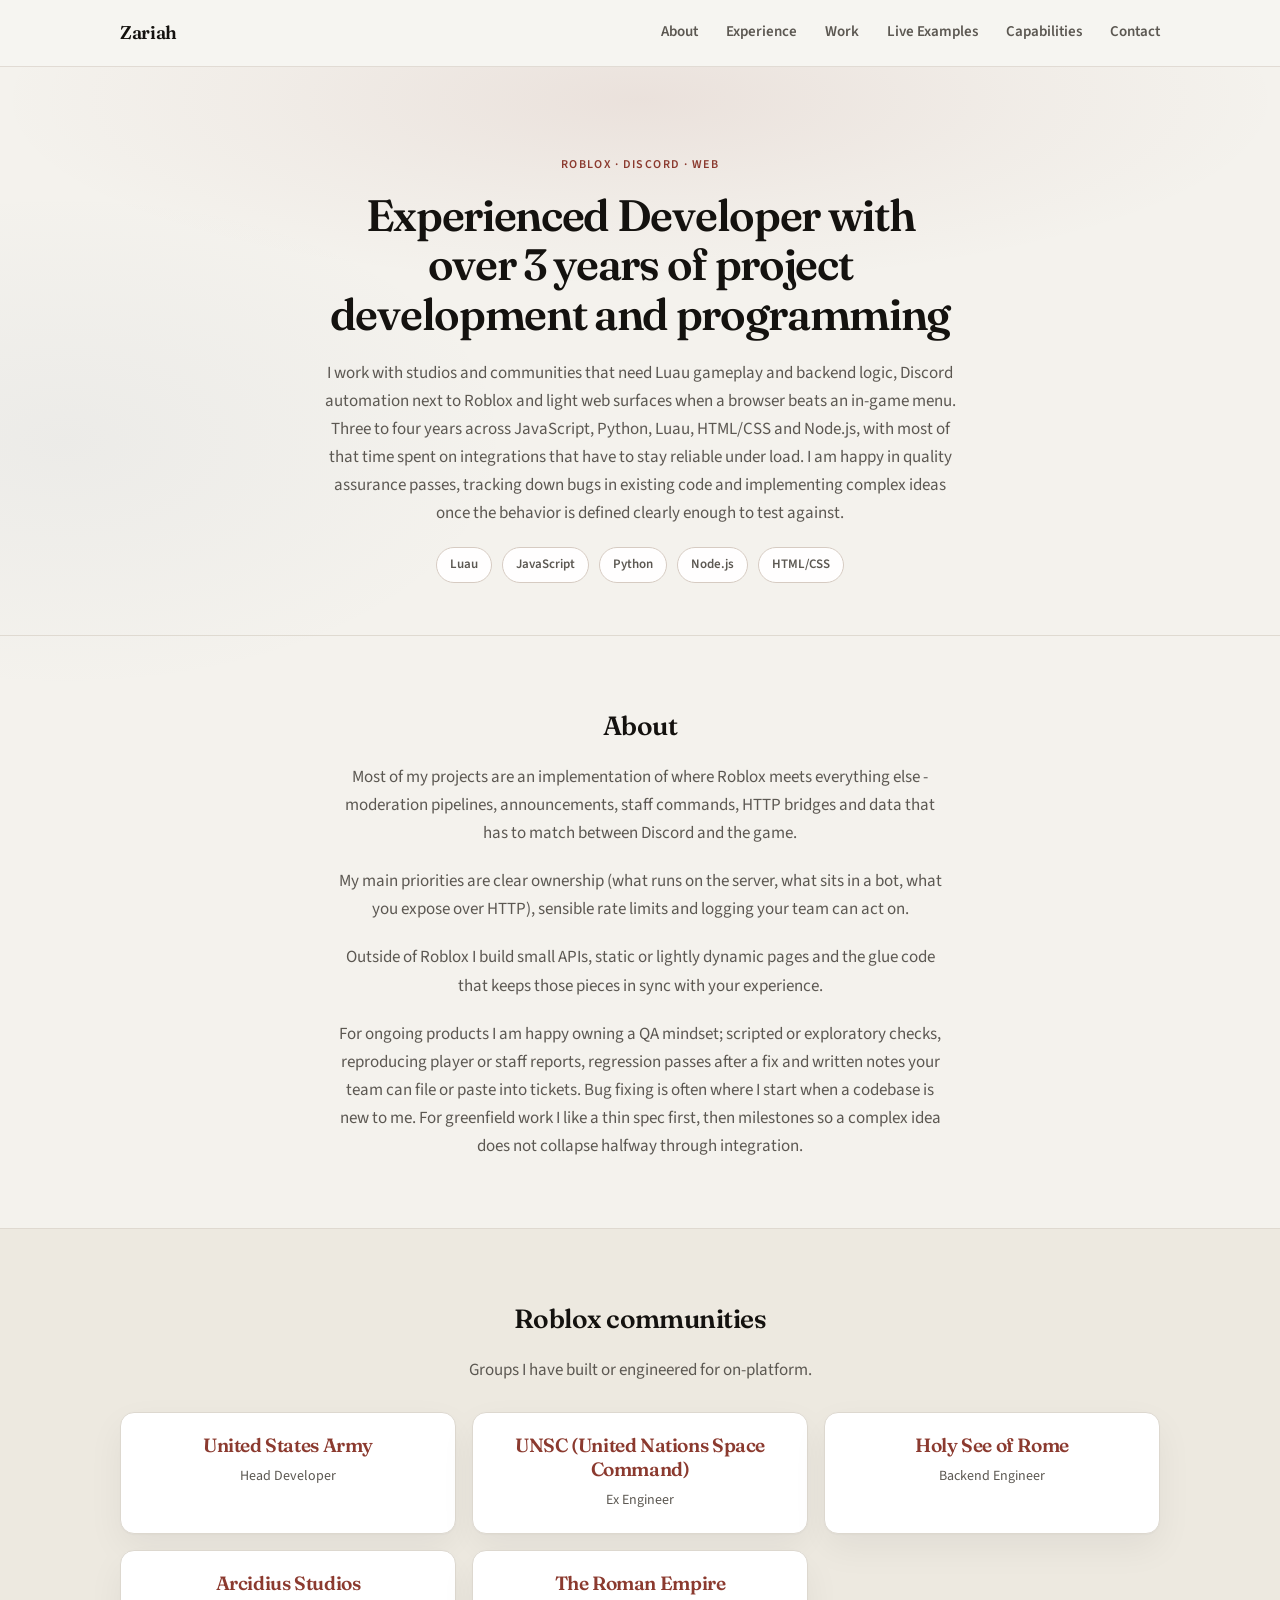
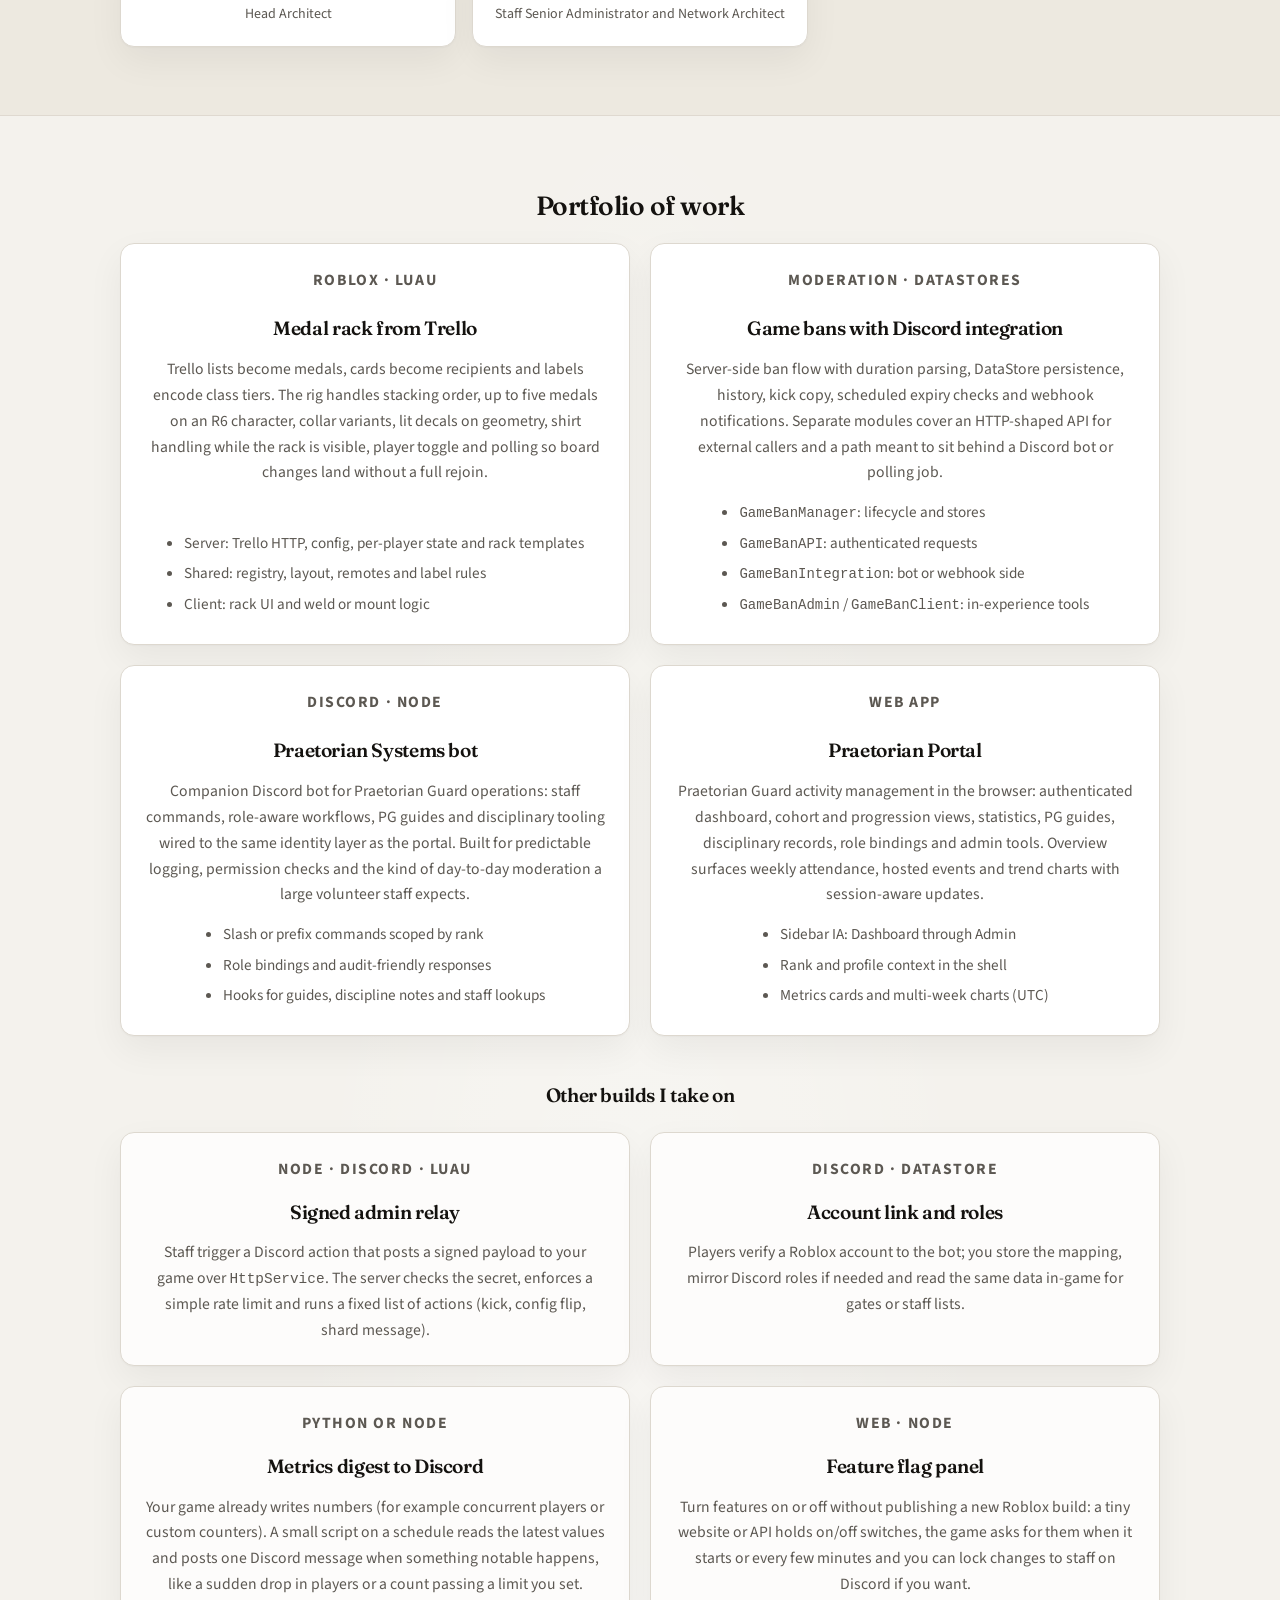
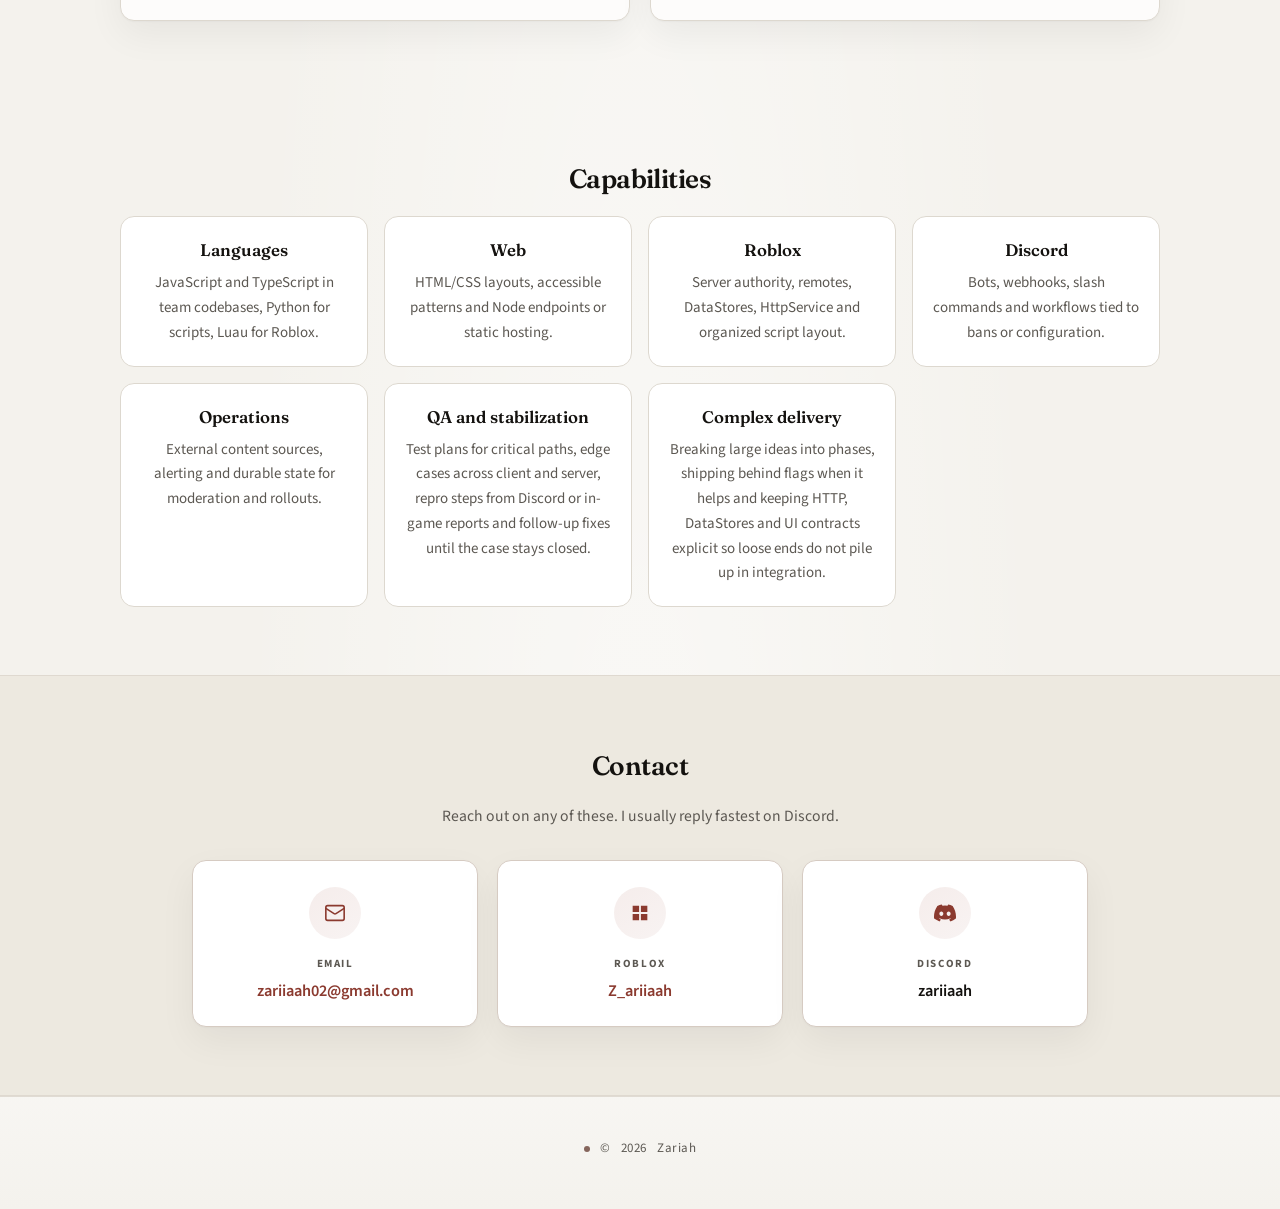
<file: index.html>
<!DOCTYPE html>
<html lang="en">
  <head>
    <meta charset="utf-8" />
    <meta name="viewport" content="width=device-width, initial-scale=1" />
    <meta
      name="description"
      content="Zariah builds Roblox experiences, Discord integrations and small web tools. QA, bug fixing and phased delivery for complex features. Luau, JavaScript, Python, Node and HTML/CSS."
    />
    <title>Zariah · Roblox, Discord and web</title>
    <link rel="preconnect" href="https://fonts.googleapis.com" />
    <link rel="preconnect" href="https://fonts.gstatic.com" crossorigin />
    <link
      href="https://fonts.googleapis.com/css2?family=Fraunces:ital,opsz,wght@0,9..144,500;0,9..144,600;0,9..144,700;1,9..144,400&family=Source+Sans+3:ital,wght@0,400;0,600;0,700;1,400&display=swap"
      rel="stylesheet"
    />
    <link rel="stylesheet" href="styles.css" />
    <noscript
      ><style>
        .reveal,
        .reveal--stagger > * {
          opacity: 1 !important;
          transform: none !important;
        }
      </style></noscript
    >
  </head>
  <body>
    <a class="skip-link" href="#main">Skip to content</a>
    <header class="site-header">
      <div class="wrap header-inner">
        <a class="logo" href="index.html">Zariah</a>
        <nav class="nav" aria-label="Primary">
          <a href="#about">About</a>
          <a href="#experience">Experience</a>
          <a href="#work">Work</a>
          <a href="live-examples.html">Live Examples</a>
          <a href="#capabilities">Capabilities</a>
          <a href="#contact">Contact</a>
        </nav>
      </div>
    </header>

    <main id="main">
      <section class="hero">
        <div class="wrap hero-inner reveal reveal--stagger">
          <p class="eyebrow">Roblox · Discord · Web</p>
          <h1>Experienced Developer with over 3 years of project development and programming</h1>
          <p class="lede">
            I work with studios and communities that need Luau gameplay and backend logic,
            Discord automation next to Roblox and light web surfaces when a browser beats an
            in-game menu. Three to four years across JavaScript, Python, Luau, HTML/CSS and
            Node.js, with most of that time spent on integrations that have to stay reliable
            under load. I am happy in quality assurance passes, tracking down bugs in existing
            code and implementing complex ideas once the behavior is defined clearly enough to
            test against.
          </p>
          <p class="hero-meta">
            <span>Luau</span>
            <span>JavaScript</span>
            <span>Python</span>
            <span>Node.js</span>
            <span>HTML/CSS</span>
          </p>
        </div>
      </section>

      <section id="about" class="section">
        <div class="wrap narrow reveal">
          <h2 class="section-title">About</h2>
          <p class="prose">
            Most of my projects are an implementation of where Roblox meets everything else -
            moderation pipelines, announcements, staff commands, HTTP bridges and data that has to
            match between Discord and the game.
          </p>
          <p class="prose">
            My main priorities are clear ownership (what runs on the server, what sits in a bot,
            what you expose over HTTP), sensible rate limits and logging your team can act on.
          </p>
          <p class="prose">
            Outside of Roblox I build small APIs, static or lightly dynamic pages and the glue code
            that keeps those pieces in sync with your experience.
          </p>
          <p class="prose">
            For ongoing products I am happy owning a QA mindset; scripted or exploratory checks,
            reproducing player or staff reports, regression passes after a fix and written notes your
            team can file or paste into tickets. Bug fixing is often where I start when a codebase is
            new to me. For greenfield work I like a thin spec first, then milestones so a complex
            idea does not collapse halfway through integration.
          </p>
        </div>
      </section>

      <section id="experience" class="section section-tint">
        <div class="wrap reveal">
          <h2 class="section-title">Roblox communities</h2>
          <p class="section-lead">
            Groups I have built or engineered for on-platform.
          </p>
          <div class="experience-grid">
            <article class="experience-card">
              <h3 class="experience-title">
                <a
                  href="https://www.roblox.com/communities/6414917/United-States-Army"
                  rel="noopener noreferrer"
                  >United States Army</a>
              </h3>
              <p class="experience-role">Head Developer</p>
            </article>
            <article class="experience-card">
              <h3 class="experience-title">
                <a
                  href="https://www.roblox.com/communities/15220379/UNSC-United-Nations-Space-Command"
                  rel="noopener noreferrer"
                  >UNSC (United Nations Space Command)</a>
              </h3>
              <p class="experience-role">Ex Engineer</p>
            </article>
            <article class="experience-card">
              <h3 class="experience-title">
                <a
                  href="https://www.roblox.com/communities/403283260/Holy-See-of-Rome"
                  rel="noopener noreferrer"
                  >Holy See of Rome</a>
              </h3>
              <p class="experience-role">Backend Engineer</p>
            </article>
            <article class="experience-card">
              <h3 class="experience-title">
                <a
                  href="https://www.roblox.com/communities/34079170/Arcidius-Studios"
                  rel="noopener noreferrer"
                  >Arcidius Studios</a>
              </h3>
              <p class="experience-role">Head Architect</p>
            </article>
            <article class="experience-card">
              <h3 class="experience-title">
                <a
                  href="https://www.roblox.com/communities/6124305/The-Roman-Empire"
                  rel="noopener noreferrer"
                  >The Roman Empire</a>
              </h3>
              <p class="experience-role">Staff Senior Administrator and Network Architect</p>
            </article>
          </div>
        </div>
      </section>

      <section id="work" class="section">
        <div class="wrap reveal">
          <h2 class="section-title">Portfolio of work</h2>

          <div class="cards cards-work">
            <article class="card">
              <p class="card-label">Roblox · Luau</p>
              <h3>Medal rack from Trello</h3>
              <p>
                Trello lists become medals, cards become recipients and labels encode class tiers.
                The rig handles stacking order, up to five medals on an R6 character, collar
                variants, lit decals on geometry, shirt handling while the rack is visible, player
                toggle and polling so board changes land without a full rejoin.
              </p>
              <ul class="bullets">
                <li>Server: Trello HTTP, config, per-player state and rack templates</li>
                <li>Shared: registry, layout, remotes and label rules</li>
                <li>Client: rack UI and weld or mount logic</li>
              </ul>
            </article>

            <article class="card">
              <p class="card-label">Moderation · DataStores</p>
              <h3>Game bans with Discord integration</h3>
              <p>
                Server-side ban flow with duration parsing, DataStore persistence, history, kick
                copy, scheduled expiry checks and webhook notifications. Separate modules cover an
                HTTP-shaped API for external callers and a path meant to sit behind a Discord bot or
                polling job.
              </p>
              <ul class="bullets">
                <li><span class="mono">GameBanManager</span>: lifecycle and stores</li>
                <li><span class="mono">GameBanAPI</span>: authenticated requests</li>
                <li><span class="mono">GameBanIntegration</span>: bot or webhook side</li>
                <li><span class="mono">GameBanAdmin</span> / <span class="mono">GameBanClient</span>: in-experience tools</li>
              </ul>
            </article>

            <article class="card">
              <p class="card-label">Discord · Node</p>
              <h3>Praetorian Systems bot</h3>
              <p>
                Companion Discord bot for Praetorian Guard operations: staff commands, role-aware
                workflows, PG guides and disciplinary tooling wired to the same identity layer as
                the portal. Built for predictable logging, permission checks and the kind of
                day-to-day moderation a large volunteer staff expects.
              </p>
              <ul class="bullets">
                <li>Slash or prefix commands scoped by rank</li>
                <li>Role bindings and audit-friendly responses</li>
                <li>Hooks for guides, discipline notes and staff lookups</li>
              </ul>
            </article>

            <article class="card">
              <p class="card-label">Web app</p>
              <h3>Praetorian Portal</h3>
              <p>
                Praetorian Guard activity management in the browser: authenticated dashboard,
                cohort and progression views, statistics, PG guides, disciplinary records, role
                bindings and admin tools. Overview surfaces weekly attendance, hosted events and
                trend charts with session-aware updates.
              </p>
              <ul class="bullets">
                <li>Sidebar IA: Dashboard through Admin</li>
                <li>Rank and profile context in the shell</li>
                <li>Metrics cards and multi-week charts (UTC)</li>
              </ul>
            </article>
          </div>

          <h3 class="subsection-title">Other builds I take on</h3>
          <div class="cards cards-starter">
            <article class="card card-soft">
              <p class="card-label card-label-muted">Node · Discord · Luau</p>
              <h3>Signed admin relay</h3>
              <p>
                Staff trigger a Discord action that posts a signed payload to your game over
                <span class="mono">HttpService</span>. The server checks the secret, enforces a
                simple rate limit and runs a fixed list of actions (kick, config flip, shard message).
              </p>
            </article>
            <article class="card card-soft">
              <p class="card-label card-label-muted">Discord · DataStore</p>
              <h3>Account link and roles</h3>
              <p>
                Players verify a Roblox account to the bot; you store the mapping, mirror Discord
                roles if needed and read the same data in-game for gates or staff lists.
              </p>
            </article>
            <article class="card card-soft">
              <p class="card-label card-label-muted">Python or Node</p>
              <h3>Metrics digest to Discord</h3>
              <p>
                Your game already writes numbers (for example concurrent players or custom counters).
                A small script on a schedule reads the latest values and posts one Discord message when
                something notable happens, like a sudden drop in players or a count passing a limit
                you set.
              </p>
            </article>
            <article class="card card-soft">
              <p class="card-label card-label-muted">Web · Node</p>
              <h3>Feature flag panel</h3>
              <p>
                Turn features on or off without publishing a new Roblox build: a tiny website or API
                holds on/off switches, the game asks for them when it starts or every few minutes and
                you can lock changes to staff on Discord if you want.
              </p>
            </article>
          </div>
        </div>
      </section>

      <section id="capabilities" class="section">
        <div class="wrap reveal">
          <h2 class="section-title">Capabilities</h2>
          <div class="stack-grid">
            <div class="stack-block">
              <h3>Languages</h3>
              <p>JavaScript and TypeScript in team codebases, Python for scripts, Luau for Roblox.</p>
            </div>
            <div class="stack-block">
              <h3>Web</h3>
              <p>HTML/CSS layouts, accessible patterns and Node endpoints or static hosting.</p>
            </div>
            <div class="stack-block">
              <h3>Roblox</h3>
              <p>Server authority, remotes, DataStores, HttpService and organized script layout.</p>
            </div>
            <div class="stack-block">
              <h3>Discord</h3>
              <p>Bots, webhooks, slash commands and workflows tied to bans or configuration.</p>
            </div>
            <div class="stack-block">
              <h3>Operations</h3>
              <p>External content sources, alerting and durable state for moderation and rollouts.</p>
            </div>
            <div class="stack-block">
              <h3>QA and stabilization</h3>
              <p>
                Test plans for critical paths, edge cases across client and server, repro steps from
                Discord or in-game reports and follow-up fixes until the case stays closed.
              </p>
            </div>
            <div class="stack-block">
              <h3>Complex delivery</h3>
              <p>
                Breaking large ideas into phases, shipping behind flags when it helps and keeping
                HTTP, DataStores and UI contracts explicit so loose ends do not pile up in
                integration.
              </p>
            </div>
          </div>
        </div>
      </section>

      <section id="contact" class="section section-tint">
        <div class="wrap contact-wrap reveal">
          <h2 class="section-title">Contact</h2>
          <p class="contact-intro">Reach out on any of these. I usually reply fastest on Discord.</p>
          <div class="contact-panel">
            <a class="contact-card" href="mailto:zariiaah02@gmail.com">
              <span class="contact-card-icon" aria-hidden="true">
                <svg xmlns="http://www.w3.org/2000/svg" width="22" height="22" viewBox="0 0 24 24" fill="none" stroke="currentColor" stroke-width="1.75" stroke-linecap="round" stroke-linejoin="round"><rect width="20" height="16" x="2" y="4" rx="2"/><path d="m22 7-8.97 5.7a1.94 1.94 0 0 1-2.06 0L2 7"/></svg>
              </span>
              <span class="contact-card-label">Email</span>
              <span class="contact-card-value">zariiaah02@gmail.com</span>
            </a>
            <a
              class="contact-card"
              href="https://www.roblox.com/search/users?keyword=Z_ariiaah"
              rel="noopener noreferrer"
            >
              <span class="contact-card-icon" aria-hidden="true">
                <svg xmlns="http://www.w3.org/2000/svg" width="22" height="22" viewBox="0 0 24 24" fill="currentColor" aria-hidden="true"><path d="M4 4h7v7H4V4zm9 0h7v7h-7V4zM4 13h7v7H4v-7zm9 0h7v7h-7v-7z"/></svg>
              </span>
              <span class="contact-card-label">Roblox</span>
              <span class="contact-card-value">Z_ariiaah</span>
            </a>
            <div class="contact-card contact-card--static">
              <span class="contact-card-icon" aria-hidden="true">
                <svg xmlns="http://www.w3.org/2000/svg" width="22" height="22" viewBox="0 0 24 24" fill="currentColor"><path d="M20.317 4.37a19.791 19.791 0 0 0-4.885-1.515.074.074 0 0 0-.079.037c-.21.375-.444.864-.608 1.25a18.27 18.27 0 0 0-5.487 0 12.64 12.64 0 0 0-.617-1.25.077.077 0 0 0-.079-.037A19.736 19.736 0 0 0 3.677 4.37a.07.07 0 0 0-.032.027C.533 9.046-.32 13.58.099 18.057a.082.082 0 0 0 .031.057 19.9 19.9 0 0 0 5.993 3.03.078.078 0 0 0 .084-.028c.462-.63.874-1.295 1.226-1.994a.076.076 0 0 0-.041-.106 13.107 13.107 0 0 1-1.872-.892.077.077 0 0 1-.008-.128 10.2 10.2 0 0 0 .372-.292.074.074 0 0 1 .077-.01c3.928 1.793 8.18 1.793 12.062 0a.074.074 0 0 1 .078.01c.12.098.246.198.373.292a.077.077 0 0 1-.006.127 12.299 12.299 0 0 1-1.873.892.077.077 0 0 0-.041.107c.36.698.772 1.362 1.225 1.993a.076.076 0 0 0 .084.028 19.839 19.839 0 0 0 6.002-3.03.077.077 0 0 0 .032-.054c.5-5.177-.838-9.674-3.549-13.66a.061.061 0 0 0-.031-.03zM8.02 15.33c-1.183 0-2.157-1.085-2.157-2.419 0-1.333.956-2.419 2.157-2.419 1.21 0 2.176 1.096 2.157 2.42 0 1.333-.956 2.418-2.157 2.418zm7.975 0c-1.183 0-2.157-1.085-2.157-2.419 0-1.333.955-2.419 2.157-2.419 1.18 0 2.176 1.096 2.157 2.42 0 1.333-.946 2.418-2.157 2.418z"/></svg>
              </span>
              <span class="contact-card-label">Discord</span>
              <span class="contact-card-value">zariiaah</span>
            </div>
          </div>
        </div>
      </section>
    </main>

    <footer class="site-footer">
      <div class="wrap footer-inner">
        <p class="footer-line">
          <span class="footer-dot" aria-hidden="true"></span>
          © <span id="year"></span> Zariah
        </p>
      </div>
    </footer>

    <script src="animations.js" defer></script>
  </body>
</html>
</file>
<file: styles.css>
:root {
  --bg: #f4f2ed;
  --bg-tint: #ebe6dc;
  --surface: #ffffff;
  --text: #14120f;
  --muted: #5c5852;
  --border: #ddd8cf;
  --accent: #8b3a2f;
  --accent-hover: #6f2e25;
  --accent-soft: rgba(139, 58, 47, 0.09);
  --glow: rgba(139, 58, 47, 0.09);
  --mono: ui-monospace, "Cascadia Code", "Source Code Pro", monospace;
  --serif: "Fraunces", Georgia, serif;
  --sans: "Source Sans 3", system-ui, sans-serif;
  --radius: 14px;
  --radius-sm: 10px;
  --shadow: 0 1px 2px rgba(22, 21, 19, 0.035), 0 14px 36px rgba(22, 21, 19, 0.055);
  --shadow-hover: 0 20px 48px rgba(22, 21, 19, 0.09);
  --ease-out: cubic-bezier(0.16, 1, 0.3, 1);
  --ease-soft: cubic-bezier(0.22, 1, 0.36, 1);
}

*,
*::before,
*::after {
  box-sizing: border-box;
}

html {
  scroll-behavior: smooth;
}

body {
  margin: 0;
  font-family: var(--sans);
  font-size: 1.0625rem;
  line-height: 1.65;
  color: var(--text);
  background-color: var(--bg);
  background-image:
    radial-gradient(1200px 700px at 85% -15%, rgba(139, 58, 47, 0.06), transparent 55%),
    radial-gradient(900px 500px at 5% 10%, rgba(90, 110, 140, 0.05), transparent 50%),
    radial-gradient(ellipse at 50% 100%, rgba(255, 255, 255, 0.55), transparent 45%);
  min-height: 100vh;
  -webkit-font-smoothing: antialiased;
  -moz-osx-font-smoothing: grayscale;
}

::selection {
  background: color-mix(in srgb, var(--accent) 22%, transparent);
  color: var(--text);
}

.skip-link {
  position: absolute;
  left: -999px;
  top: auto;
  width: 1px;
  height: 1px;
  overflow: hidden;
}

.skip-link:focus {
  left: 16px;
  top: 16px;
  width: auto;
  height: auto;
  overflow: visible;
  padding: 10px 14px;
  background: var(--accent);
  color: #fff;
  z-index: 100;
  border-radius: 8px;
}

.wrap {
  width: min(1040px, 92vw);
  margin: 0 auto;
}

.narrow {
  max-width: 38rem;
  margin-left: auto;
  margin-right: auto;
}

.site-header {
  position: sticky;
  top: 0;
  z-index: 50;
  border-bottom: 1px solid color-mix(in srgb, var(--border) 85%, transparent);
  background: color-mix(in srgb, var(--bg) 78%, white);
  backdrop-filter: blur(16px) saturate(1.2);
  -webkit-backdrop-filter: blur(16px) saturate(1.2);
}

.header-inner {
  display: flex;
  align-items: center;
  justify-content: space-between;
  padding: 18px 0;
}

.logo {
  font-family: var(--serif);
  font-weight: 600;
  font-size: 1.15rem;
  color: var(--text);
  text-decoration: none;
  letter-spacing: -0.02em;
  transition: color 0.22s var(--ease-out);
}

.logo:hover {
  color: var(--accent);
}

.nav {
  display: flex;
  flex-wrap: wrap;
  gap: 8px 28px;
}

.nav a {
  position: relative;
  color: var(--muted);
  text-decoration: none;
  font-size: 0.9375rem;
  font-weight: 600;
  padding-bottom: 2px;
  transition: color 0.2s var(--ease-out);
}

.nav a::after {
  content: "";
  position: absolute;
  left: 0;
  bottom: 0;
  width: 0;
  height: 2px;
  border-radius: 1px;
  background: var(--accent);
  transition: width 0.28s var(--ease-out);
}

.nav a:hover,
.nav a:focus-visible {
  color: var(--text);
}

.nav a:hover::after,
.nav a:focus-visible::after {
  width: 100%;
}

.hero {
  position: relative;
  padding: clamp(3.25rem, 9vw, 5.5rem) 0 3.25rem;
  border-bottom: 1px solid color-mix(in srgb, var(--border) 90%, transparent);
  text-align: center;
  overflow: hidden;
}

.hero::before {
  content: "";
  position: absolute;
  inset: -40% -20% auto;
  height: min(70vh, 520px);
  background: radial-gradient(
    closest-side,
    var(--glow),
    rgba(139, 58, 47, 0.03) 42%,
    transparent 72%
  );
  pointer-events: none;
  z-index: 0;
}

.hero .wrap {
  position: relative;
  z-index: 1;
}

.hero-inner {
  max-width: 40rem;
  margin-left: auto;
  margin-right: auto;
}

.hero--sub {
  padding-bottom: clamp(2.25rem, 5vw, 3.25rem);
}

.hero--sub h1 {
  font-size: clamp(1.85rem, 3.8vw, 2.35rem);
}

.nav a[aria-current="page"] {
  color: var(--text);
}

.nav a[aria-current="page"]::after {
  width: 100%;
}

.visually-hidden {
  position: absolute;
  width: 1px;
  height: 1px;
  padding: 0;
  margin: -1px;
  overflow: hidden;
  clip: rect(0, 0, 0, 0);
  white-space: nowrap;
  border: 0;
}

.video-grid {
  display: grid;
  gap: clamp(1.5rem, 3vw, 2rem);
  grid-template-columns: 1fr;
  max-width: 52rem;
  margin-left: auto;
  margin-right: auto;
}

@media (min-width: 720px) {
  .video-grid {
    grid-template-columns: repeat(2, minmax(0, 1fr));
    gap: 1.5rem 1.35rem;
  }
}

.video-embed {
  margin: 0;
  text-align: center;
}

.video-frame {
  position: relative;
  border-radius: var(--radius);
  overflow: hidden;
  border: 1px solid color-mix(in srgb, var(--border) 92%, var(--accent));
  background: #141210;
  box-shadow: var(--shadow);
  transition: border-color 0.35s var(--ease-out), box-shadow 0.35s var(--ease-out);
}

.video-embed:hover .video-frame {
  border-color: color-mix(in srgb, var(--accent) 14%, var(--border));
  box-shadow: var(--shadow-hover);
}

.video-frame video {
  display: block;
  width: 100%;
  height: auto;
}

.video-caption {
  margin: 0.75rem 0 0;
  font-family: var(--serif);
  font-size: 1.05rem;
  font-weight: 600;
  letter-spacing: -0.02em;
  color: var(--text);
}

.video-footnote {
  margin: 2.5rem auto 0;
  max-width: 36rem;
  font-size: 0.9rem;
  color: var(--muted);
  line-height: 1.55;
  text-align: center;
}

.eyebrow {
  font-size: 0.75rem;
  font-weight: 600;
  letter-spacing: 0.12em;
  text-transform: uppercase;
  color: var(--accent);
  margin: 0 0 1rem;
}

h1 {
  font-family: var(--serif);
  font-size: clamp(2rem, 4.5vw, 2.75rem);
  font-weight: 600;
  line-height: 1.12;
  letter-spacing: -0.03em;
  margin: 0 0 1.25rem;
  color: var(--text);
}

.lede {
  color: var(--muted);
  margin: 0 0 1.25rem;
}

.hero-meta {
  display: flex;
  flex-wrap: wrap;
  gap: 8px 10px;
  margin: 0;
  font-size: 0.8125rem;
  font-weight: 600;
  color: var(--muted);
  justify-content: center;
}

.hero-meta span {
  padding: 6px 13px;
  background: color-mix(in srgb, var(--surface) 92%, transparent);
  border: 1px solid color-mix(in srgb, var(--border) 92%, var(--accent));
  border-radius: 999px;
  transition: border-color 0.22s var(--ease-out), box-shadow 0.22s var(--ease-out);
}

.hero-meta span:hover {
  border-color: color-mix(in srgb, var(--accent) 28%, var(--border));
  box-shadow: 0 4px 16px rgba(22, 21, 19, 0.06);
}

main .section {
  text-align: center;
}

.section {
  padding: clamp(3.25rem, 6vw, 4.25rem) 0;
}

.section-tint {
  background: color-mix(in srgb, var(--bg-tint) 88%, white);
  border-top: 1px solid color-mix(in srgb, var(--border) 88%, transparent);
  border-bottom: 1px solid color-mix(in srgb, var(--border) 88%, transparent);
}

.section-title {
  font-family: var(--serif);
  font-size: 1.65rem;
  font-weight: 600;
  letter-spacing: -0.02em;
  margin: 0 0 1rem;
  text-align: center;
}

.section-lead,
.subsection-lead {
  color: var(--muted);
  max-width: 40rem;
  margin: 0 auto 1.75rem;
  text-align: center;
}

.subsection-title {
  font-family: var(--serif);
  font-size: 1.2rem;
  font-weight: 600;
  margin: 2.75rem 0 1.25rem;
  letter-spacing: -0.02em;
  text-align: center;
}

.subsection-lead {
  margin-bottom: 1.25rem;
  font-size: 0.98rem;
}

.prose {
  color: var(--muted);
  margin: 0 0 1.25rem;
}

.prose:last-child {
  margin-bottom: 0;
}

.experience-grid {
  display: grid;
  gap: 1rem;
  grid-template-columns: 1fr;
}

@media (min-width: 640px) {
  .experience-grid {
    grid-template-columns: repeat(2, minmax(0, 1fr));
  }
}

@media (min-width: 1000px) {
  .experience-grid {
    grid-template-columns: repeat(3, minmax(0, 1fr));
  }
}

.experience-card {
  background: var(--surface);
  border: 1px solid var(--border);
  border-radius: var(--radius);
  padding: 1.25rem 1.35rem;
  box-shadow: var(--shadow);
  text-align: center;
  transition: transform 0.35s var(--ease-out), box-shadow 0.35s var(--ease-out),
    border-color 0.35s var(--ease-out);
}

.experience-card:hover {
  transform: translateY(-4px);
  box-shadow: var(--shadow-hover);
  border-color: color-mix(in srgb, var(--accent) 14%, var(--border));
}

.experience-title {
  font-family: var(--serif);
  font-size: 1.2rem;
  font-weight: 600;
  margin: 0 0 0.5rem;
  letter-spacing: -0.02em;
  line-height: 1.25;
}

.experience-role {
  margin: 0;
  font-size: 0.875rem;
  color: var(--muted);
}

.experience-title a {
  color: var(--accent);
  text-decoration: none;
}

.experience-title a:hover {
  text-decoration: underline;
  text-underline-offset: 3px;
}

.cards {
  display: grid;
  gap: 1.25rem;
}

.cards-work {
  grid-template-columns: 1fr;
}

@media (min-width: 800px) {
  .cards-work {
    grid-template-columns: repeat(2, minmax(0, 1fr));
    align-items: stretch;
  }
}

.cards-starter {
  grid-template-columns: 1fr;
}

@media (min-width: 640px) {
  .cards-starter {
    grid-template-columns: repeat(2, 1fr);
  }
}

.card {
  background: var(--surface);
  border: 1px solid var(--border);
  border-radius: var(--radius);
  padding: 1.5rem 1.5rem 1.35rem;
  box-shadow: var(--shadow);
  transition: transform 0.38s var(--ease-out), box-shadow 0.38s var(--ease-out),
    border-color 0.38s var(--ease-out);
}

.card:hover {
  transform: translateY(-5px);
  box-shadow: var(--shadow-hover);
  border-color: color-mix(in srgb, var(--accent) 12%, var(--border));
}

.cards-work .card {
  display: flex;
  flex-direction: column;
  height: 100%;
}

.cards-work .bullets {
  margin-top: auto;
}

.card-soft {
  background: color-mix(in srgb, var(--surface) 88%, var(--bg-tint));
}

.card h3 {
  font-family: var(--serif);
  font-size: 1.2rem;
  font-weight: 600;
  margin: 0.35rem 0 0.75rem;
  letter-spacing: -0.02em;
  color: var(--text);
}

.card p {
  margin: 0 0 0.85rem;
  color: var(--muted);
  font-size: 0.98rem;
}

.card p:last-child {
  margin-bottom: 0;
}

.card-label {
  font-size: 0.6875rem;
  font-weight: 700;
  letter-spacing: 0.1em;
  text-transform: uppercase;
  color: var(--accent);
  margin: 0;
}

.card-label-muted {
  color: var(--muted);
}

.bullets {
  margin: 0.75rem auto 0;
  padding-left: 1.15rem;
  color: var(--muted);
  font-size: 0.95rem;
  text-align: left;
  width: fit-content;
  max-width: 100%;
}

.bullets li {
  margin-bottom: 0.35rem;
}

.mono {
  font-family: var(--mono);
  font-size: 0.92em;
}

.stack-grid {
  display: grid;
  gap: 1rem;
  grid-template-columns: repeat(auto-fit, minmax(200px, 1fr));
  text-align: center;
}

.stack-block {
  padding: 1.25rem;
  border-radius: var(--radius);
  border: 1px solid var(--border);
  background: var(--surface);
  transition: transform 0.32s var(--ease-out), box-shadow 0.32s var(--ease-out),
    border-color 0.32s var(--ease-out);
}

.stack-block:hover {
  transform: translateY(-3px);
  box-shadow: var(--shadow);
  border-color: color-mix(in srgb, var(--accent) 10%, var(--border));
}

.stack-block h3 {
  font-family: var(--serif);
  font-size: 1.05rem;
  font-weight: 600;
  margin: 0 0 0.4rem;
}

.stack-block p {
  margin: 0;
  color: var(--muted);
  font-size: 0.9375rem;
  text-align: center;
}

.contact-wrap {
  max-width: 56rem;
  margin-left: auto;
  margin-right: auto;
  text-align: center;
}

.contact-intro {
  margin: 0 auto 2rem;
  max-width: 26rem;
  color: var(--muted);
  font-size: 0.98rem;
  line-height: 1.55;
}

.contact-panel {
  display: grid;
  gap: 1rem;
  grid-template-columns: 1fr;
}

@media (min-width: 700px) {
  .contact-panel {
    grid-template-columns: repeat(3, minmax(0, 1fr));
    gap: 1.15rem;
  }
}

.contact-card {
  display: flex;
  flex-direction: column;
  align-items: center;
  text-align: center;
  padding: 1.65rem 1.35rem 1.5rem;
  background: var(--surface);
  border: 1px solid color-mix(in srgb, var(--border) 92%, var(--accent));
  border-radius: var(--radius);
  box-shadow: var(--shadow);
  text-decoration: none;
  color: inherit;
  transition: transform 0.35s var(--ease-out), box-shadow 0.35s var(--ease-out),
    border-color 0.35s var(--ease-out);
}

a.contact-card:hover {
  transform: translateY(-5px);
  box-shadow: var(--shadow-hover);
  border-color: color-mix(in srgb, var(--accent) 18%, var(--border));
}

a.contact-card:focus-visible {
  outline: 2px solid var(--accent);
  outline-offset: 3px;
}

.contact-card--static {
  cursor: default;
}

.contact-card-icon {
  display: flex;
  align-items: center;
  justify-content: center;
  width: 3.25rem;
  height: 3.25rem;
  margin-bottom: 1rem;
  border-radius: 50%;
  background: linear-gradient(
    145deg,
    color-mix(in srgb, var(--accent-soft) 100%, transparent),
    color-mix(in srgb, var(--accent) 06%, white)
  );
  color: var(--accent);
}

.contact-card-icon svg {
  display: block;
}

.contact-card-label {
  font-size: 0.6875rem;
  font-weight: 700;
  letter-spacing: 0.14em;
  text-transform: uppercase;
  color: var(--muted);
  margin-bottom: 0.4rem;
}

.contact-card-value {
  font-size: 1.02rem;
  font-weight: 600;
  color: var(--text);
  line-height: 1.35;
  word-break: break-word;
}

a.contact-card .contact-card-value {
  color: var(--accent);
  transition: color 0.2s var(--ease-out);
}

a.contact-card:hover .contact-card-value {
  color: var(--accent-hover);
}

.muted {
  color: var(--muted);
}

.site-footer {
  border-top: 1px solid color-mix(in srgb, var(--border) 85%, transparent);
  padding: 2.25rem 0 3rem;
  background: linear-gradient(180deg, color-mix(in srgb, var(--bg) 70%, white), var(--bg));
}

.footer-inner {
  text-align: center;
}

.footer-line {
  display: inline-flex;
  align-items: center;
  justify-content: center;
  gap: 0.65rem;
  margin: 0;
  color: var(--muted);
  font-size: 0.8125rem;
  letter-spacing: 0.04em;
}

.footer-dot {
  display: inline-block;
  width: 6px;
  height: 6px;
  border-radius: 50%;
  background: color-mix(in srgb, var(--accent) 45%, var(--muted));
  opacity: 0.85;
}

a:focus-visible {
  outline: 2px solid var(--accent);
  outline-offset: 3px;
}

@media (prefers-reduced-motion: no-preference) {
  html.has-motion .reveal:not(.reveal--stagger):not(.is-visible) {
    opacity: 0;
    transform: translate3d(0, 28px, 0);
  }

  html.has-motion .reveal:not(.reveal--stagger).is-visible {
    opacity: 1;
    transform: translate3d(0, 0, 0);
    transition: opacity 0.68s var(--ease-out), transform 0.68s var(--ease-out);
  }

  html.has-motion .reveal--stagger:not(.is-visible) > * {
    opacity: 0;
    transform: translate3d(0, 22px, 0);
  }

  html.has-motion .reveal--stagger.is-visible > * {
    opacity: 1;
    transform: translate3d(0, 0, 0);
    transition: opacity 0.58s var(--ease-soft), transform 0.58s var(--ease-soft);
  }

  html.has-motion .reveal--stagger.is-visible > *:nth-child(1) {
    transition-delay: 0ms;
  }

  html.has-motion .reveal--stagger.is-visible > *:nth-child(2) {
    transition-delay: 75ms;
  }

  html.has-motion .reveal--stagger.is-visible > *:nth-child(3) {
    transition-delay: 150ms;
  }

  html.has-motion .reveal--stagger.is-visible > *:nth-child(4) {
    transition-delay: 225ms;
  }
}

@media (prefers-reduced-motion: reduce) {
  .card:hover,
  .experience-card:hover,
  .stack-block:hover,
  a.contact-card:hover {
    transform: none;
  }

  .hero-meta span:hover {
    box-shadow: none;
  }
}
</file>
